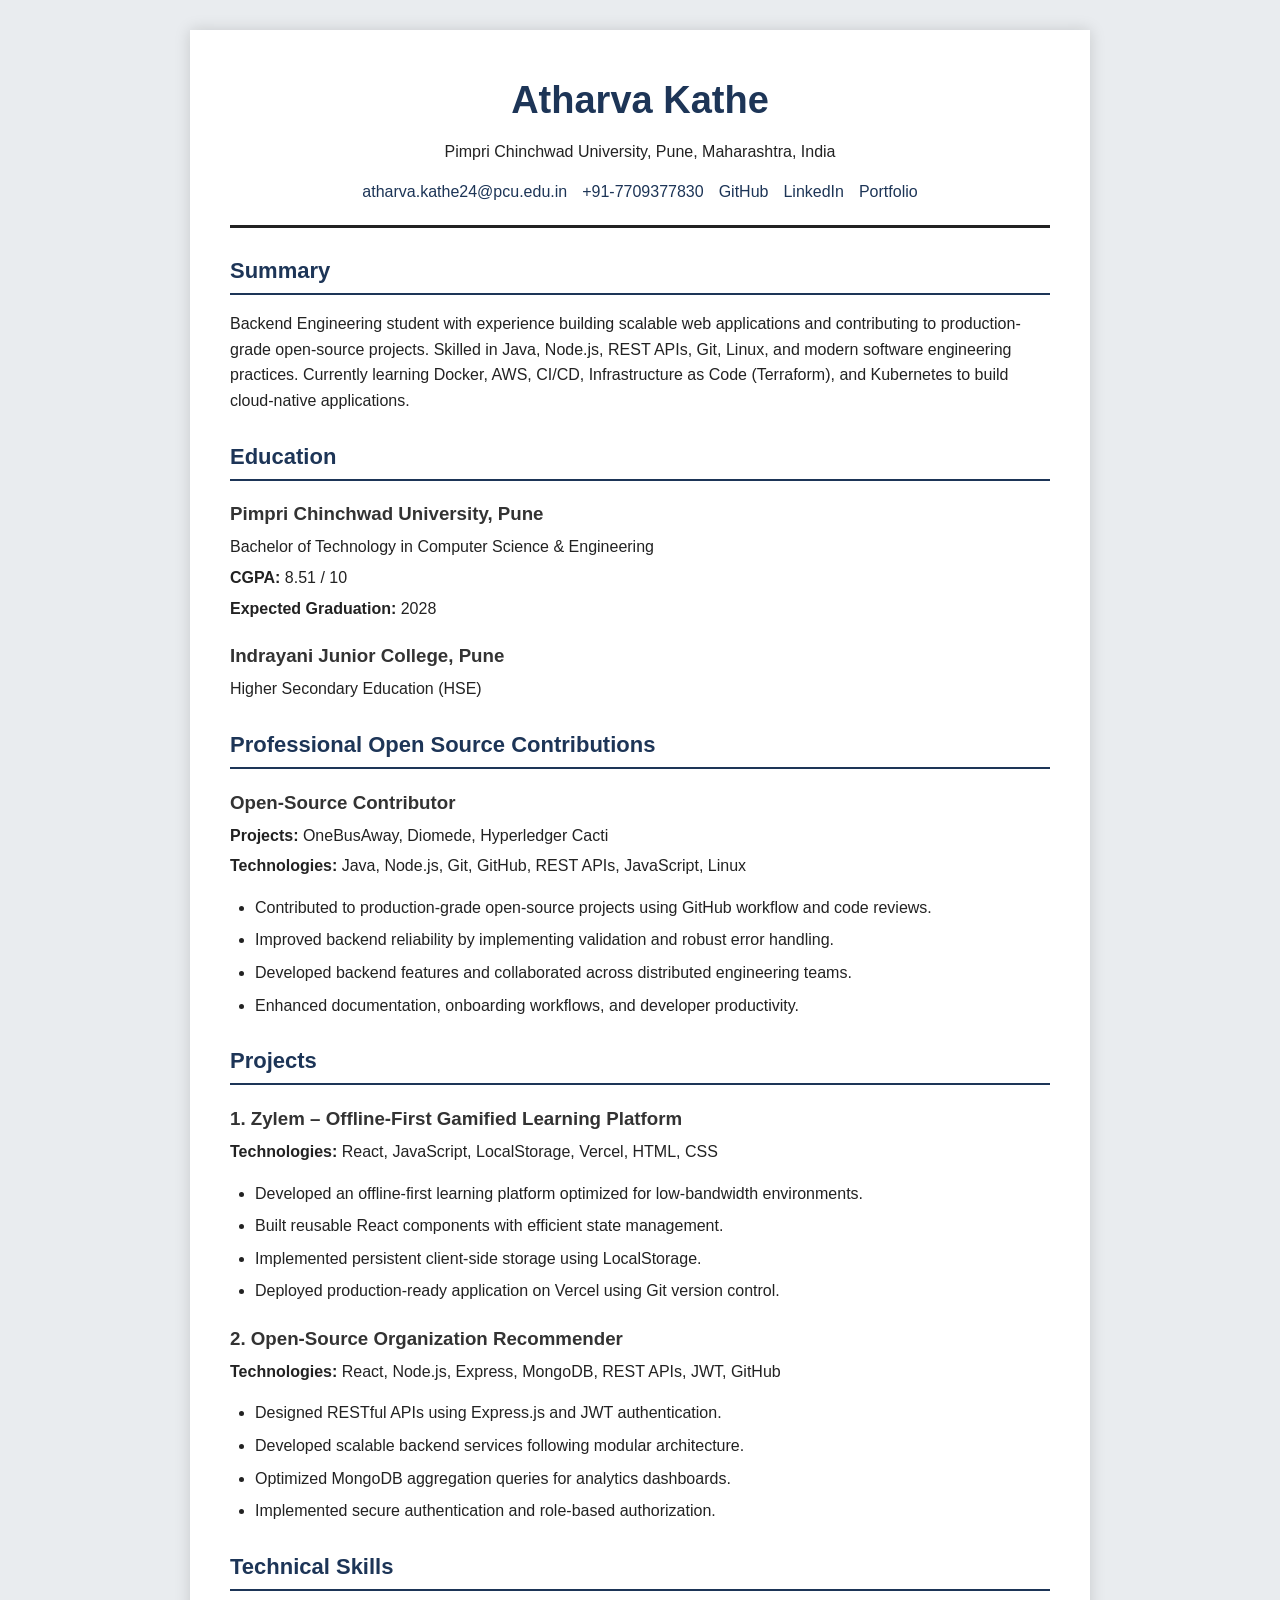
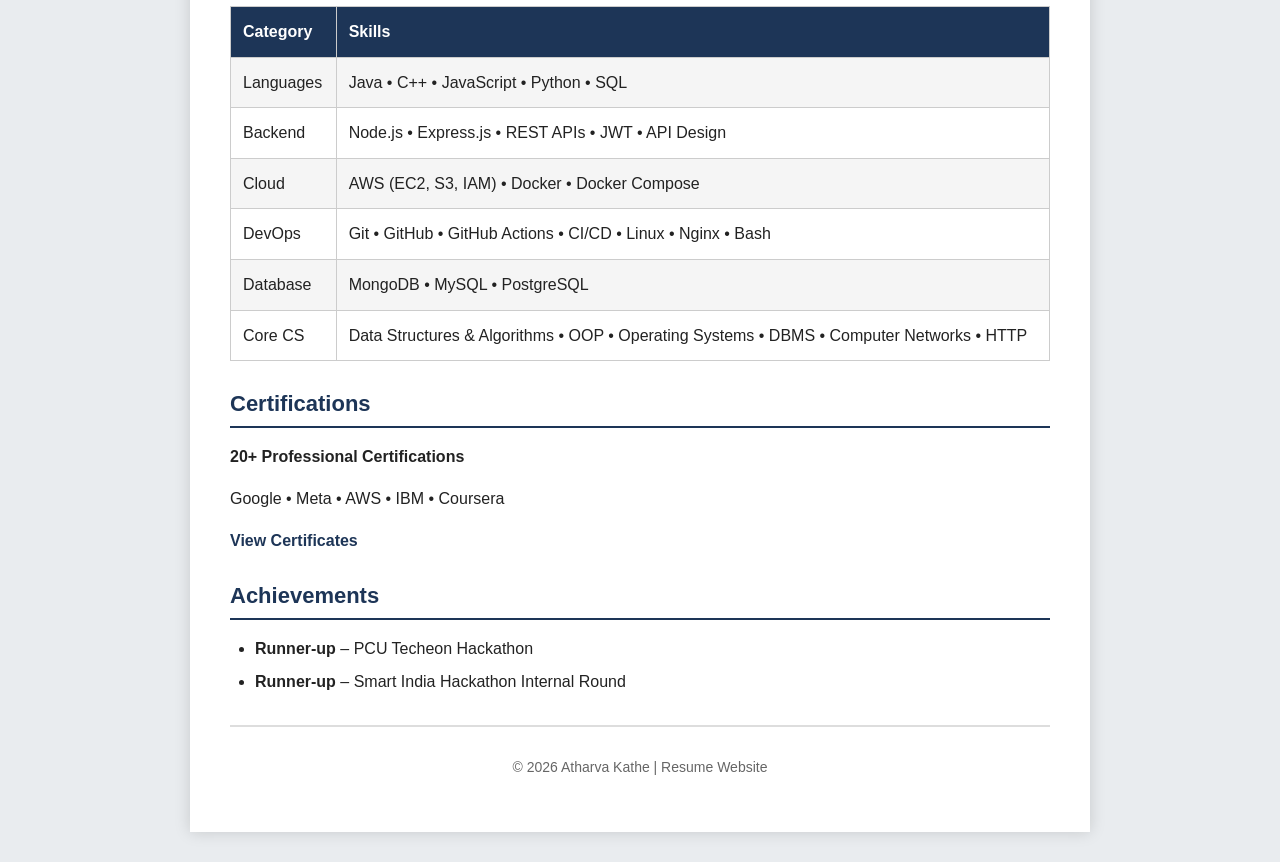
<file: index.html>
<!DOCTYPE html>
<html lang="en">

<head>
    <meta charset="UTF-8">
    <meta name="viewport" content="width=device-width, initial-scale=1.0">
    <title>Atharva Kathe - Resume</title>

    <!-- External CSS -->
    <link rel="stylesheet" href="style.css">
</head>

<body>

    <div class="resume">

        <!-- Header / Personal Information -->
        <header>
            <h1>Atharva Kathe</h1>

            <p>
                Pimpri Chinchwad University, Pune, Maharashtra, India
            </p>

            <div class="contact">
                <a href="mailto:atharva.kathe24@pcu.edu.in">
                    atharva.kathe24@pcu.edu.in
                </a>

                <a href="tel:+917709377830">
                    +91-7709377830
                </a>

                <a href="https://github.com/AtharvaKathe18" target="_blank">
                    GitHub
                </a>

                <a href="https://linkedin.com/in/atharva-kathe-84a178325/"
                   target="_blank">
                    LinkedIn
                </a>

                <a href="https://zylem.vercel.app" target="_blank">
                    Portfolio
                </a>
            </div>
        </header>


        <!-- Summary -->
        <section>
            <h2>Summary</h2>

            <p>
                Backend Engineering student with experience building scalable
                web applications and contributing to production-grade
                open-source projects. Skilled in Java, Node.js, REST APIs,
                Git, Linux, and modern software engineering practices.
                Currently learning Docker, AWS, CI/CD, Infrastructure as Code
                (Terraform), and Kubernetes to build cloud-native applications.
            </p>
        </section>


        <!-- Education -->
        <section>
            <h2>Education</h2>

            <div class="item">
                <h3>Pimpri Chinchwad University, Pune</h3>

                <p>
                    Bachelor of Technology in Computer Science & Engineering
                </p>

                <p>
                    <strong>CGPA:</strong> 8.51 / 10
                </p>

                <p>
                    <strong>Expected Graduation:</strong> 2028
                </p>
            </div>

            <div class="item">
                <h3>Indrayani Junior College, Pune</h3>

                <p>
                    Higher Secondary Education (HSE)
                </p>
            </div>
        </section>


        <!-- Professional Open Source Contributions -->
        <section>
            <h2>Professional Open Source Contributions</h2>

            <div class="item">
                <h3>Open-Source Contributor</h3>

                <p>
                    <strong>Projects:</strong>
                    OneBusAway, Diomede, Hyperledger Cacti
                </p>

                <p>
                    <strong>Technologies:</strong>
                    Java, Node.js, Git, GitHub, REST APIs,
                    JavaScript, Linux
                </p>

                <ul>
                    <li>
                        Contributed to production-grade open-source projects
                        using GitHub workflow and code reviews.
                    </li>

                    <li>
                        Improved backend reliability by implementing validation
                        and robust error handling.
                    </li>

                    <li>
                        Developed backend features and collaborated across
                        distributed engineering teams.
                    </li>

                    <li>
                        Enhanced documentation, onboarding workflows, and
                        developer productivity.
                    </li>
                </ul>
            </div>
        </section>


        <!-- Projects -->
        <section>
            <h2>Projects</h2>

            <div class="item">
                <h3>1. Zylem – Offline-First Gamified Learning Platform</h3>

                <p>
                    <strong>Technologies:</strong>
                    React, JavaScript, LocalStorage, Vercel, HTML, CSS
                </p>

                <ul>
                    <li>
                        Developed an offline-first learning platform optimized
                        for low-bandwidth environments.
                    </li>

                    <li>
                        Built reusable React components with efficient state
                        management.
                    </li>

                    <li>
                        Implemented persistent client-side storage using
                        LocalStorage.
                    </li>

                    <li>
                        Deployed production-ready application on Vercel using
                        Git version control.
                    </li>
                </ul>
            </div>


            <div class="item">
                <h3>
                    2. Open-Source Organization Recommender
                </h3>

                <p>
                    <strong>Technologies:</strong>
                    React, Node.js, Express, MongoDB, REST APIs,
                    JWT, GitHub
                </p>

                <ul>
                    <li>
                        Designed RESTful APIs using Express.js and JWT
                        authentication.
                    </li>

                    <li>
                        Developed scalable backend services following
                        modular architecture.
                    </li>

                    <li>
                        Optimized MongoDB aggregation queries for analytics
                        dashboards.
                    </li>

                    <li>
                        Implemented secure authentication and role-based
                        authorization.
                    </li>
                </ul>
            </div>
        </section>


        <!-- Technical Skills -->
        <section>
            <h2>Technical Skills</h2>

            <table>
                <tr>
                    <th>Category</th>
                    <th>Skills</th>
                </tr>

                <tr>
                    <td>Languages</td>
                    <td>
                        Java • C++ • JavaScript • Python • SQL
                    </td>
                </tr>

                <tr>
                    <td>Backend</td>
                    <td>
                        Node.js • Express.js • REST APIs • JWT • API Design
                    </td>
                </tr>

                <tr>
                    <td>Cloud</td>
                    <td>
                        AWS (EC2, S3, IAM) • Docker • Docker Compose
                    </td>
                </tr>

                <tr>
                    <td>DevOps</td>
                    <td>
                        Git • GitHub • GitHub Actions • CI/CD • Linux •
                        Nginx • Bash
                    </td>
                </tr>

                <tr>
                    <td>Database</td>
                    <td>
                        MongoDB • MySQL • PostgreSQL
                    </td>
                </tr>

                <tr>
                    <td>Core CS</td>
                    <td>
                        Data Structures & Algorithms • OOP • Operating Systems
                        • DBMS • Computer Networks • HTTP
                    </td>
                </tr>
            </table>
        </section>


        <!-- Certifications -->
        <section>
            <h2>Certifications</h2>

            <p>
                <strong>20+ Professional Certifications</strong>
            </p>

            <p>
                Google • Meta • AWS • IBM • Coursera
            </p>

            <p>
                <a href="#" target="_blank">
                    View Certificates
                </a>
            </p>
        </section>


        <!-- Achievements -->
        <section>
            <h2>Achievements</h2>

            <ul>
                <li>
                    <strong>Runner-up</strong> – PCU Techeon Hackathon
                </li>

                <li>
                    <strong>Runner-up</strong> – Smart India Hackathon
                    Internal Round
                </li>
            </ul>
        </section>


        <!-- Footer -->
        <footer>
            <p>
                © 2026 Atharva Kathe | Resume Website
            </p>
        </footer>

    </div>

</body>
</html>
</file>
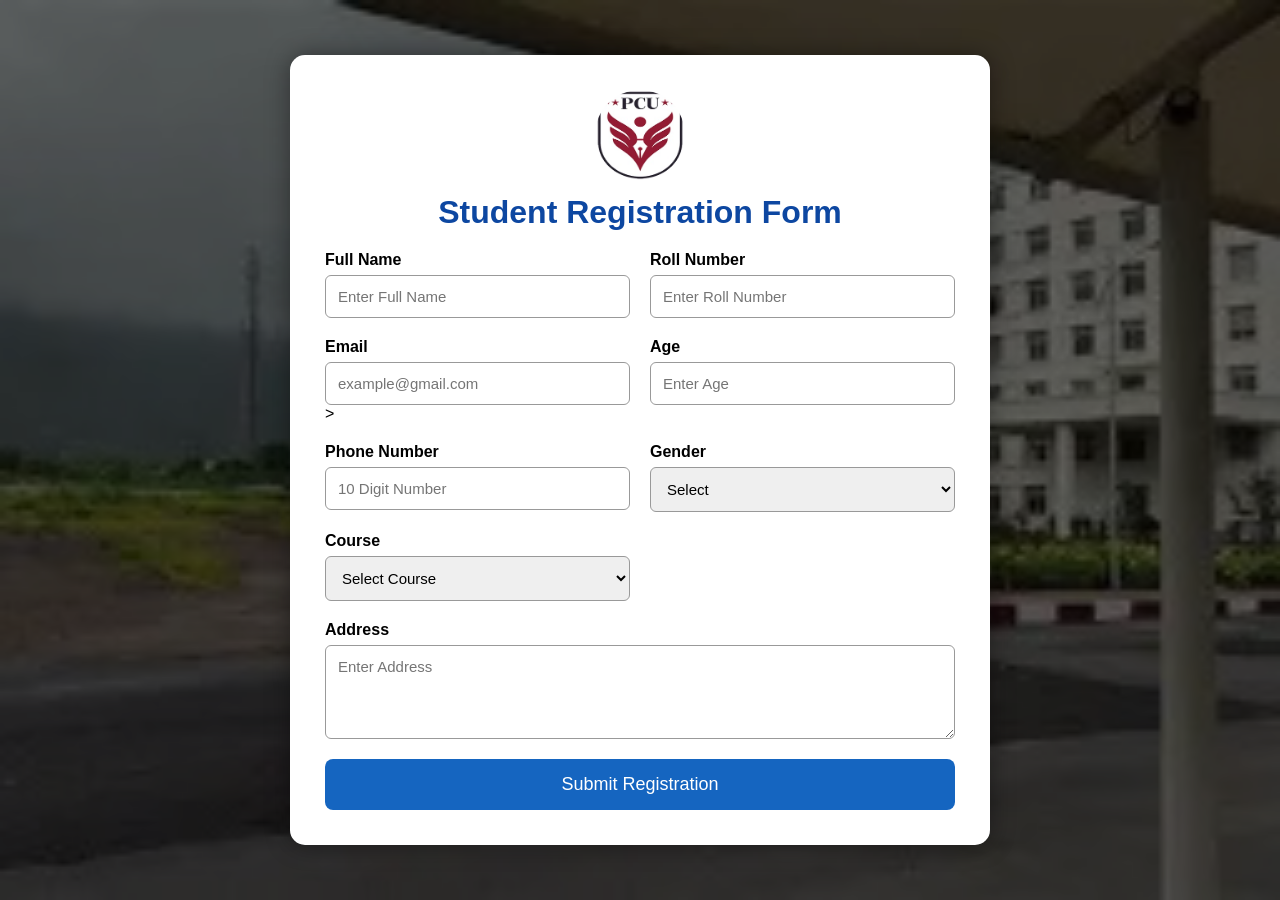
<file: G-23/index.html>
<!DOCTYPE html>
<html lang="en">
<head>
<meta charset="UTF-8">
<meta name="viewport" content="width=device-width, initial-scale=1.0">
<title>Student Registration Form</title>

<link rel="stylesheet" href="style.css">
</head>

<body>

<div class="overlay">

<div class="container">

<div class="logo">
<img src="logo.jpeg" alt="Logo">
<h1>Student Registration Form</h1>
</div>

<form id="registrationForm">

<div class="input-box">
<label>Full Name</label>
<input type="text" id="name" required pattern="[A-Za-z ]+" placeholder="Enter Full Name">
</div>

<div class="input-box">
<label>Roll Number</label>
<input type="number" id="roll" required placeholder="Enter Roll Number">
</div>

<div class="input-box">
<label>Email</label>
<input <input
    type="email"
    id="email"
    required
    pattern="^[A-Za-z0-9._%+-]+@[A-Za-z0-9-]+(\.(com|in|co\.in|org|org\.in|net|edu|edu\.in|gov\.in))$"
    placeholder="example@gmail.com"
    title="Enter a valid email address (e.g. user@gmail.com, user@company.in, user@college.co.in)">>
</div>

<div class="input-box">
<label>Age</label>
<input type="number" id="age" min="1" max="150" step="1" required placeholder="Enter Age">
</div>

<div class="input-box">
<label>Phone Number</label>
<input type="tel" id="phone" pattern="[0-9]{10}" maxlength="10" required placeholder="10 Digit Number">
</div>

<div class="input-box">
<label>Gender</label>

<select id="gender" required>
<option value="">Select</option>
<option>Male</option>
<option>Female</option>
<option>Other</option>
</select>

</div>

<div class="input-box">
<label>Course</label>

<select id="course" required>

<option value="">Select Course</option>

<option>BCA</option>
<option>BBA</option>
<option>B.Tech</option>
<option>MCA</option>
<option>MBA</option>

</select>

</div>

<div class="input-box full">
<label>Address</label>

<textarea id="address" rows="4" required placeholder="Enter Address"></textarea>

</div>

<button type="submit">Submit Registration</button>

</form>

</div>

</div>

<script src="script.js"></script>

</body>
</html>
</file>
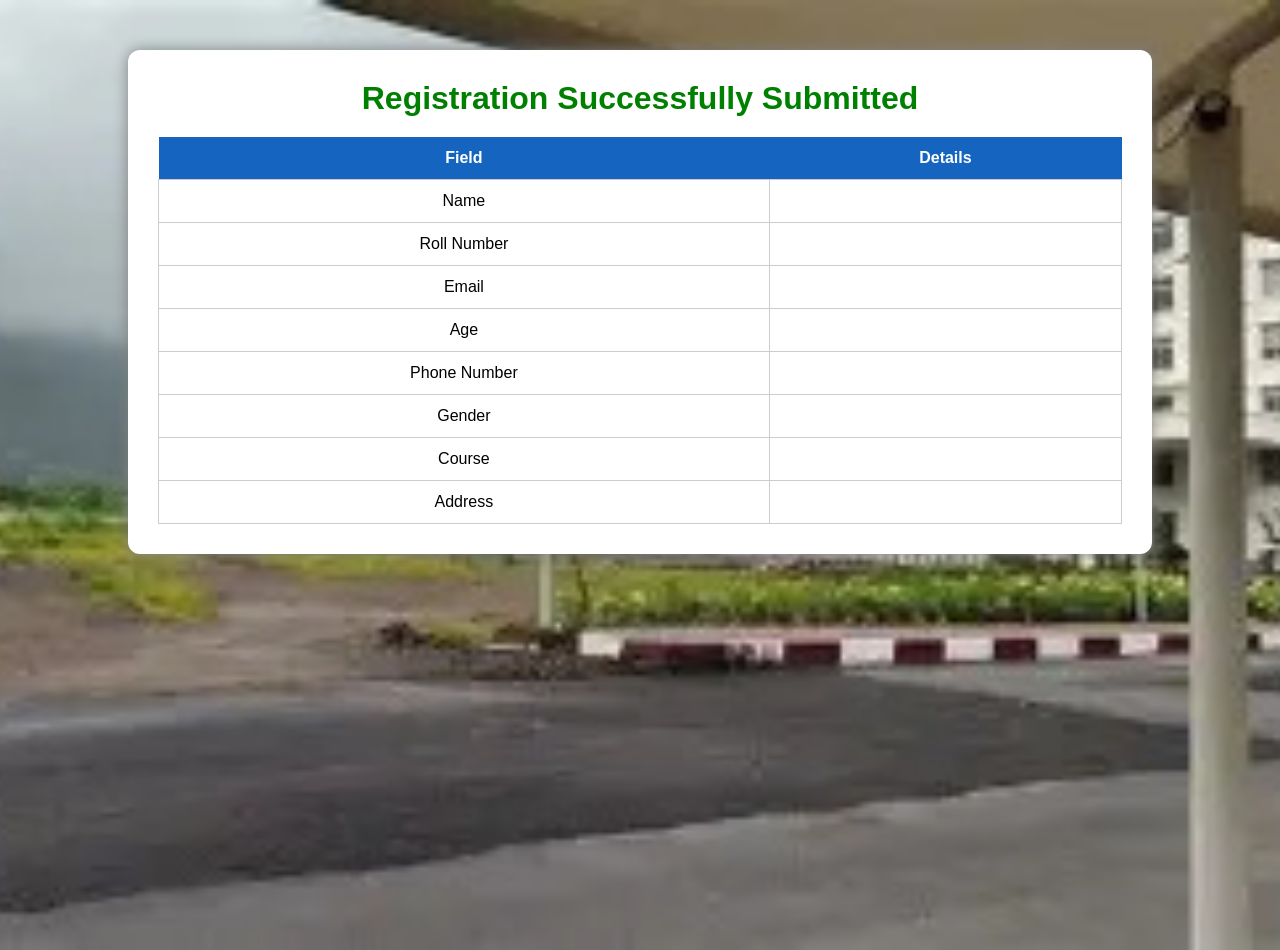
<file: G-23/success.html>
<!DOCTYPE html>
<html lang="en">
<head>

<meta charset="UTF-8">

<meta name="viewport" content="width=device-width, initial-scale=1.0">

<title>Registration Successful</title>

<link rel="stylesheet" href="style.css">

</head>

<body style="background:url('background.jpg') no-repeat center center/cover; height:100vh;">

<div class="success-container">

<h1>Registration Successfully Submitted</h1>

<table>

<tr>
<th>Field</th>
<th>Details</th>
</tr>

<tr>
<td>Name</td>
<td id="name"></td>
</tr>

<tr>
<td>Roll Number</td>
<td id="roll"></td>
</tr>

<tr>
<td>Email</td>
<td id="email"></td>
</tr>

<tr>
<td>Age</td>
<td id="age"></td>
</tr>

<tr>
<td>Phone Number</td>
<td id="phone"></td>
</tr>

<tr>
<td>Gender</td>
<td id="gender"></td>
</tr>

<tr>
<td>Course</td>
<td id="course"></td>
</tr>

<tr>
<td>Address</td>
<td id="address"></td>
</tr>

</table>

</div>

<script>

const data=JSON.parse(localStorage.getItem("studentData"));

document.getElementById("name").innerHTML=data.name;
document.getElementById("roll").innerHTML=data.roll;
document.getElementById("email").innerHTML=data.email;
document.getElementById("age").innerHTML=data.age;
document.getElementById("phone").innerHTML=data.phone;
document.getElementById("gender").innerHTML=data.gender;
document.getElementById("course").innerHTML=data.course;
document.getElementById("address").innerHTML=data.address;

</script>

</body>
</html>
</file>
<file: style.css>
/* General Page Styling */

* {
    box-sizing: border-box;
}

body {
    margin: 0;
    padding: 30px;
    font-family: Arial, Helvetica, sans-serif;
    background-color: #e9ecef;
    color: #222;
    line-height: 1.6;
}


/* Resume Container */

.resume {
    max-width: 900px;
    margin: auto;
    background-color: white;
    padding: 40px;
    box-shadow: 0 0 15px rgba(0, 0, 0, 0.15);
}


/* Header */

header {
    text-align: center;
    border-bottom: 3px solid #222;
    padding-bottom: 20px;
    margin-bottom: 25px;
}

header h1 {
    margin: 0;
    font-size: 38px;
    color: #1d3557;
}

header p {
    margin: 8px 0 15px;
    font-size: 16px;
}


/* Contact Links */

.contact {
    display: flex;
    justify-content: center;
    flex-wrap: wrap;
    gap: 15px;
}

.contact a {
    color: #1d3557;
    text-decoration: none;
}

.contact a:hover {
    text-decoration: underline;
    color: #e63946;
}


/* Section */

section {
    margin-bottom: 25px;
}

section h2 {
    color: #1d3557;
    border-bottom: 2px solid #1d3557;
    padding-bottom: 5px;
    margin-bottom: 15px;
    font-size: 22px;
}


/* Individual Items */

.item {
    margin-bottom: 20px;
}

.item h3 {
    margin-bottom: 5px;
    color: #333;
}

.item p {
    margin: 5px 0;
}


/* Lists */

ul {
    padding-left: 25px;
}

li {
    margin-bottom: 7px;
}


/* Skills Table */

table {
    width: 100%;
    border-collapse: collapse;
    margin-top: 10px;
}

th,
td {
    border: 1px solid #ccc;
    padding: 12px;
    text-align: left;
}

th {
    background-color: #1d3557;
    color: white;
}

tr:nth-child(even) {
    background-color: #f5f5f5;
}


/* Certification Link */

section a {
    color: #1d3557;
    text-decoration: none;
    font-weight: bold;
}

section a:hover {
    color: #e63946;
    text-decoration: underline;
}


/* Footer */

footer {
    text-align: center;
    border-top: 2px solid #ddd;
    margin-top: 30px;
    padding-top: 15px;
    color: #666;
    font-size: 14px;
}


/* Responsive Design */

@media (max-width: 600px) {

    body {
        padding: 10px;
    }

    .resume {
        padding: 20px;
    }

    header h1 {
        font-size: 30px;
    }

    .contact {
        flex-direction: column;
        gap: 5px;
    }

    table {
        font-size: 13px;
    }

    th,
    td {
        padding: 8px;
    }
}
</file>
<file: G-23/style.css>
*{
margin:0;
padding:0;
box-sizing:border-box;
font-family:Arial,Helvetica,sans-serif;
}

body{

background:url("background.jpg") no-repeat center center/cover;
height:100vh;

}

.overlay{

width:100%;
height:100vh;
background:rgba(0,0,0,.6);

display:flex;
justify-content:center;
align-items:center;

}

.container{

width:700px;

background:white;

padding:35px;

border-radius:15px;

box-shadow:0 0 25px rgba(0,0,0,.4);

}

.logo{

text-align:center;
margin-bottom:20px;

}

.logo img{

width:90px;
height:90px;
border-radius:50%;
margin-bottom:10px;

}

.logo h1{

color:#0d47a1;

}

form{

display:grid;
grid-template-columns:1fr 1fr;
gap:20px;

}

.input-box{

display:flex;
flex-direction:column;

}

.input-box label{

font-weight:bold;
margin-bottom:6px;

}

.input-box input,
.input-box textarea,
.input-box select{

padding:12px;
border:1px solid #999;
border-radius:6px;
font-size:15px;

}

.full{

grid-column:1/3;

}

button{

grid-column:1/3;

padding:15px;

background:#1565c0;

color:white;

font-size:18px;

border:none;

border-radius:8px;

cursor:pointer;

transition:.3s;

}

button:hover{

background:#0d47a1;

}

.success-container{

width:80%;

margin:50px auto;

background:white;

padding:30px;

box-shadow:0 0 15px gray;

border-radius:12px;

}

.success-container h1{

text-align:center;

margin-bottom:20px;

color:green;

}

table{

width:100%;

border-collapse:collapse;

}

table th{

background:#1565c0;

color:white;

padding:12px;

}

table td{

padding:12px;

border:1px solid #ccc;

text-align:center;

}

@media(max-width:700px){

.container{

width:95%;

}

form{

grid-template-columns:1fr;

}

.full,
button{

grid-column:1;

}

}
</file>
